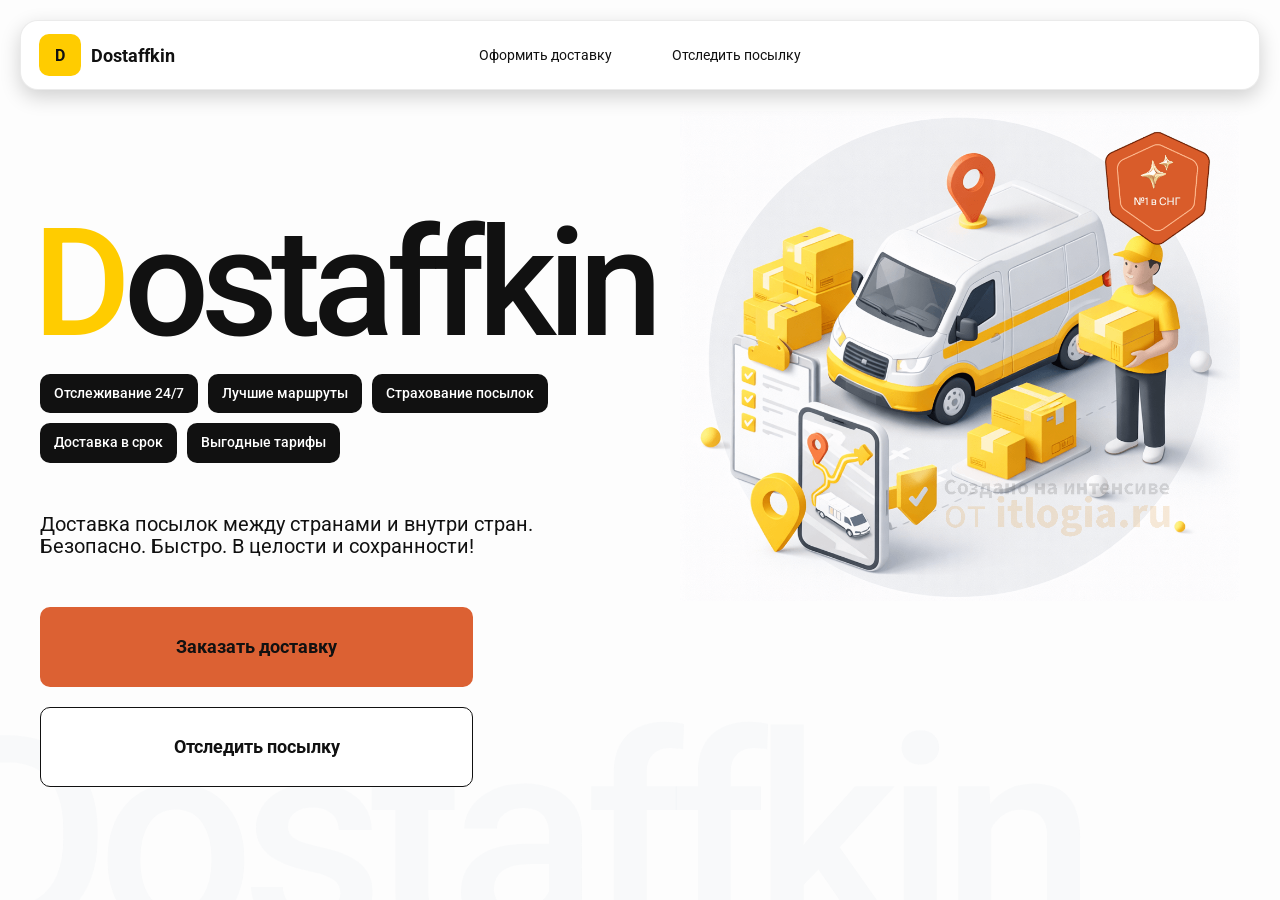
<file: index.html>
<!doctype html>
<html lang="ru">

<head>
    <meta charset="utf-8" />
    <meta name="viewport" content="width=device-width,initial-scale=1,maximum-scale=1,user-scalable=0" />
    <title>Dostaffkin — Доставка посылок между странами и внутри стран. Безопасно. Быстро. В целости и сохранности!
    </title>

    <link rel="stylesheet" href="styles.css/base.css" />
    <link rel="stylesheet" href="styles.css/base_adaptive.css" />
    <link rel="stylesheet" href="styles.css/index.css" />
    <link rel="stylesheet" href="styles.css/index_adaptive.css" />

</head>

<body>
    <div class="container">
        <header class="header">
            <a class="header-brand" href="#">
                <div class="header-logo">D</div>
                <div class="header-title">Dostaffkin</div>
            </a>
            <nav class="header-menu">
                <a class="header-link" href="order.html">Оформить <span>доставку</span></a>
                <a class="header-link" href="track.html">Отследить <span>посылку</span></a>
            </nav>
        </header>

        <main class="main">
            <section class="main-info">
                <div class="main-title">
                    <span>D</span>ostaffkin
                </div>
                <div class="main-features">
                    <div class="main-feature">Отслеживание 24/7</div>
                    <div class="main-feature">Лучшие маршруты</div>
                    <div class="main-feature">Страхование посылок</div>
                    <div class="main-feature">Доставка в срок</div>
                    <div class="main-feature">Выгодные тарифы</div>
                </div>
                <div class="main-description">
                    Доставка посылок между странами и внутри стран.
                    Безопасно. Быстро. В целости и сохранности!
                </div>
                <div class="main-actions">
                    <a class="button" type="button" href="./order.html">Заказать доставку</a>
                    <a class="button button-white" type="button" href="./track.html">Отследить посылку</a>
                </div>
            </section>
            <div class="main-title-ghost">Dostaffkin</div>
            <section class="main-image">
                <img src="images/main-image.png" alt="Main image" />
            </section>
        </main>
    </div>

</body>

</html>
</file>
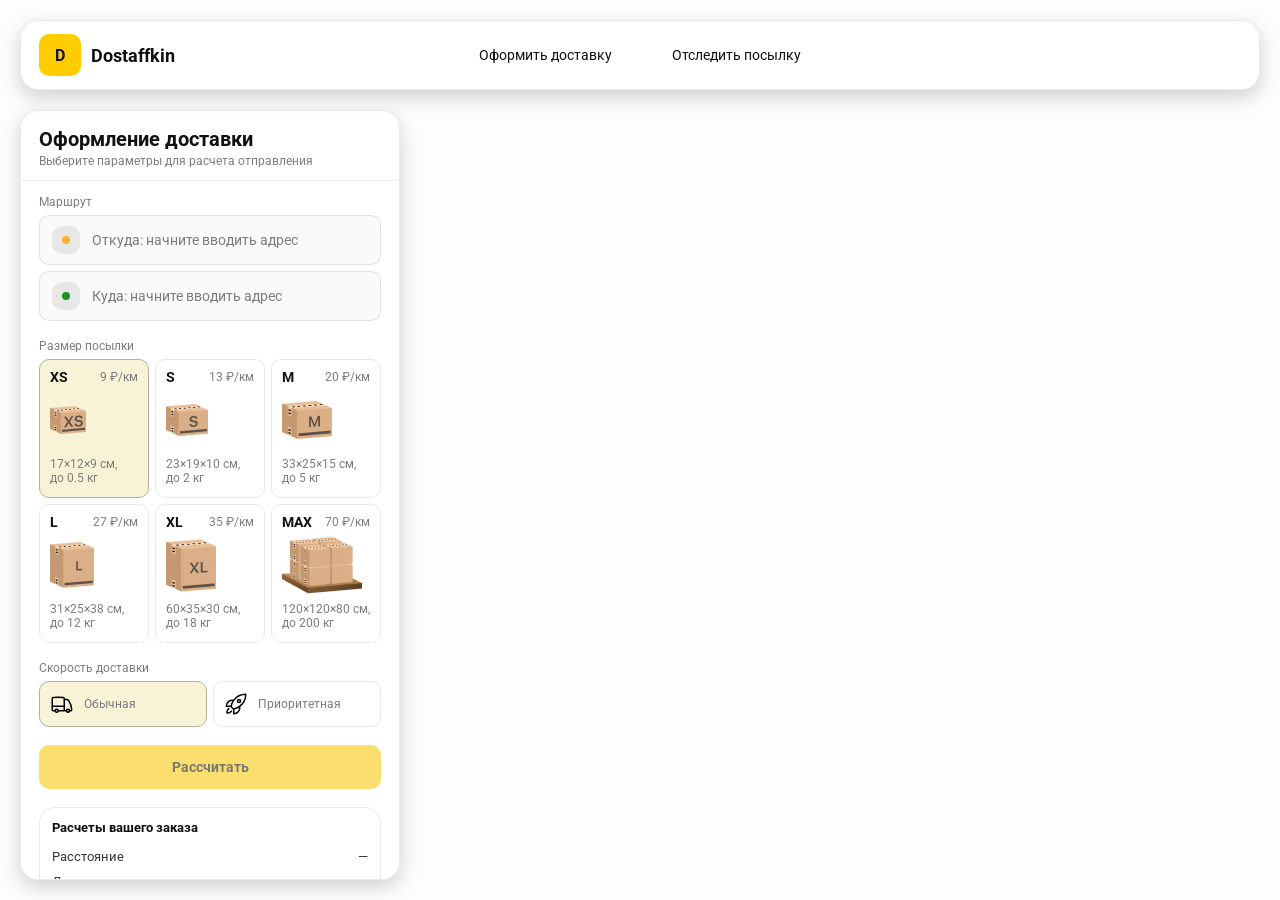
<file: order.html>
<!doctype html>
<html lang="ru">

<head>
    <meta charset="utf-8" />
    <meta name="viewport" content="width=device-width,initial-scale=1,maximum-scale=1,user-scalable=0" />
    <title>Оформление доставки</title>

    <link rel="stylesheet" href="styles.css/base.css" />
    <link rel="stylesheet" href="styles.css/base_adaptive.css" />

    <link rel="stylesheet" href="styles.css/order.css" />
    <link rel="stylesheet" href="styles.css/order_adaptive.css" />
    <script src="https://api-maps.yandex.ru/2.1/?lang=ru_RU&apikey=5b47eb82-e61d-455c-99a4-b764870c1f88&suggest_apikey=4bc0ade9-81ee-46d3-a307-cc3ef6f9c0af" type="text/javascript"></script>



</head>

<body>
    <div id="map"></div>

    <header class="header">
        <a class="header-brand" href="index.html">
            <div class="header-logo">D</div>
            <div class="header-title">Dostaffkin</div>
        </a>
        <nav class="header-menu">
            <a class="header-link" href="#">Оформить <span>доставку</span></a>
            <a class="header-link" href="track.html">Отследить <span>посылку</span></a>
        </nav>
    </header>

    <aside class="main" id="sidebar">
        <div class="main-header">
            <div class="main-title">Оформление доставки</div>
            <div class="main-text">Выберите параметры для расчета отправления</div>
        </div>
        <div class="main-content">
            <div class="main-route">
                <div class="main-block-title">Маршрут</div>
                <div class="main-fields">
                    <div class="main-field" id="fromField">
                        <div class="main-pin"></div>
                        <input id="from" placeholder="Откуда: начните вводить адрес" autocomplete="off" />
                        <div class="main-ac" id="fromAc" role="listbox" aria-label="Подсказки адресов"></div>
                    </div>

                    <div class="main-field" id="toField">
                        <div class="main-pin"></div>
                        <input id="to" placeholder="Куда: начните вводить адрес" autocomplete="off" />
                        <div class="main-ac" id="toAc" role="listbox" aria-label="Подсказки адресов"></div>
                    </div>
                </div>
            </div>
            <div class="main-package">
                <div class="main-block-title">Размер посылки</div>

                <div class="main-sizes">
                    <div class="main-size-card is-active" data-value="xs">
                        <div class="main-size-top">
                            <div class="main-size-label">XS</div>
                            <div class="main-size-rate">9 ₽/км</div>
                        </div>
                        <div class="main-size-media">
                            <img src="images/sizes/xs.png" alt="Короб XS" />
                        </div>
                        <div class="main-size-description">17×12×9 см,<br>до 0.5 кг</div>
                    </div>

                    <div class="main-size-card" data-value="s">
                        <div class="main-size-top">
                            <div class="main-size-label">S</div>
                            <div class="main-size-rate">13 ₽/км</div>
                        </div>
                        <div class="main-size-media">
                            <img src="images/sizes/s.png" alt="Короб S" />
                        </div>
                        <div class="main-size-description">23×19×10 см,<br>до 2 кг</div>
                    </div>

                    <div class="main-size-card" data-value="m">
                        <div class="main-size-top">
                            <div class="main-size-label">M</div>
                            <div class="main-size-rate">20 ₽/км</div>
                        </div>
                        <div class="main-size-media">
                            <img src="images/sizes/m.png" alt="Короб M" />
                        </div>
                        <div class="main-size-description">33×25×15 см,<br>до 5 кг</div>
                    </div>

                    <div class="main-size-card" data-value="l">
                        <div class="main-size-top">
                            <div class="main-size-label">L</div>
                            <div class="main-size-rate">27 ₽/км</div>
                        </div>
                        <div class="main-size-media">
                            <img src="images/sizes/l.png" alt="Короб L" />
                        </div>
                        <div class="main-size-description">31×25×38 см,<br>до 12 кг</div>
                    </div>

                    <div class="main-size-card" data-value="xl">
                        <div class="main-size-top">
                            <div class="main-size-label">XL</div>
                            <div class="main-size-rate">35 ₽/км</div>
                        </div>
                        <div class="main-size-media">
                            <img src="images/sizes/xl.png" alt="Короб XL" />
                        </div>
                        <div class="main-size-description">60×35×30 см,<br>до 18 кг</div>
                    </div>

                    <div class="main-size-card" data-value="max">
                        <div class="main-size-top">
                            <div class="main-size-label">MAX</div>
                            <div class="main-size-rate">70 ₽/км</div>
                        </div>
                        <div class="main-size-media main-size-media-palleta">
                            <img src="images/sizes/max.png" alt="Паллета" />
                        </div>
                        <div class="main-size-description">120×120×80 см,<br>до 200 кг</div>
                    </div>
                </div>
            </div>
            <div class="main-speed">
                <div class="main-block-title">Скорость доставки</div>

                <div class="main-speeds">
                    <div class="main-speed-card is-active" data-value="regular">
                        <img class="main-speed-media" src="images/icons/regular.svg" alt="Regular" />
                        <div class="main-speed-description">Обычная</div>
                    </div>
                    <div class="main-speed-card" data-value="fast">
                        <img class="main-speed-media" src="images/icons/fast.svg" alt="Fast" />
                        <div class="main-speed-description">Приоритетная</div>
                    </div>

                </div>
            </div>


            <div class="main-calculate-block">
                <button id="calc" class="button calculate-button" type="button" disabled>Рассчитать</button>
            </div>
            <div class="main-result" id="result">
                <div class="main-result-title">Расчеты вашего заказа</div>
                <div class="main-result-lines">
                    <div class="main-result-line"><span>Расстояние</span><span id="distanceValue">—</span></div>
                    <div class="main-result-line"><span>Доставим через</span><span id="durationValue">—</span></div>
                    <div class="main-result-line"><span>Тариф</span><span id="rateValue">—</span></div>
                </div>
                <div class="main-price">
                    <div class="main-price-label">Итого</div>
                    <div class="main-price-value" id="totalValue">—</div>
                </div>
            </div>


            <div class="main-order-box">
                <div class="main-order-form" id="orderForm">
                    <div class="main-order-title">Оформление доставки</div>
                    <div class="main-block-info-row">
                        <div class="main-block-title">Контакты</div>
                        <div class="order-fields">
                            <div class="main-field">
                                <input id="customerName" placeholder="Ваше имя" autocomplete="off" />
                            </div>
                            <div class="main-field">
                                <input id="customerPhone" placeholder="Ваш телефон" autocomplete="off"
                                    inputmode="tel" />
                            </div>
                        </div>
                    </div>
                    <div class="main-block-info-row extra-info">
                        <div class="main-block-title">Дополнительная информация</div>
                        <div class="main-field textarea">
                            <textarea id="comment" placeholder="Детали доставки и комментарии"></textarea>
                        </div>
                    </div>
                    <button id="submit" class="button main-submit-request" type="button" disabled>Отправить
                        заявку
                    </button>
                </div>
                <div class="main-order-success" id="orderSuccess">
                    <div class="main-success-icon">✓</div>
                    <div class="main-success-title">Заявка отправлена!</div>
                    <div class="main-success-title">Номер отправления – <span id="orderId"></span></div>
                    <div class="main-success-subtitle">Мы скоро свяжемся с вами</div>
                </div>
            </div>

        </div>

    </aside>
    <script src="scripts/order.js"></script>
</body>

</html>
</file>
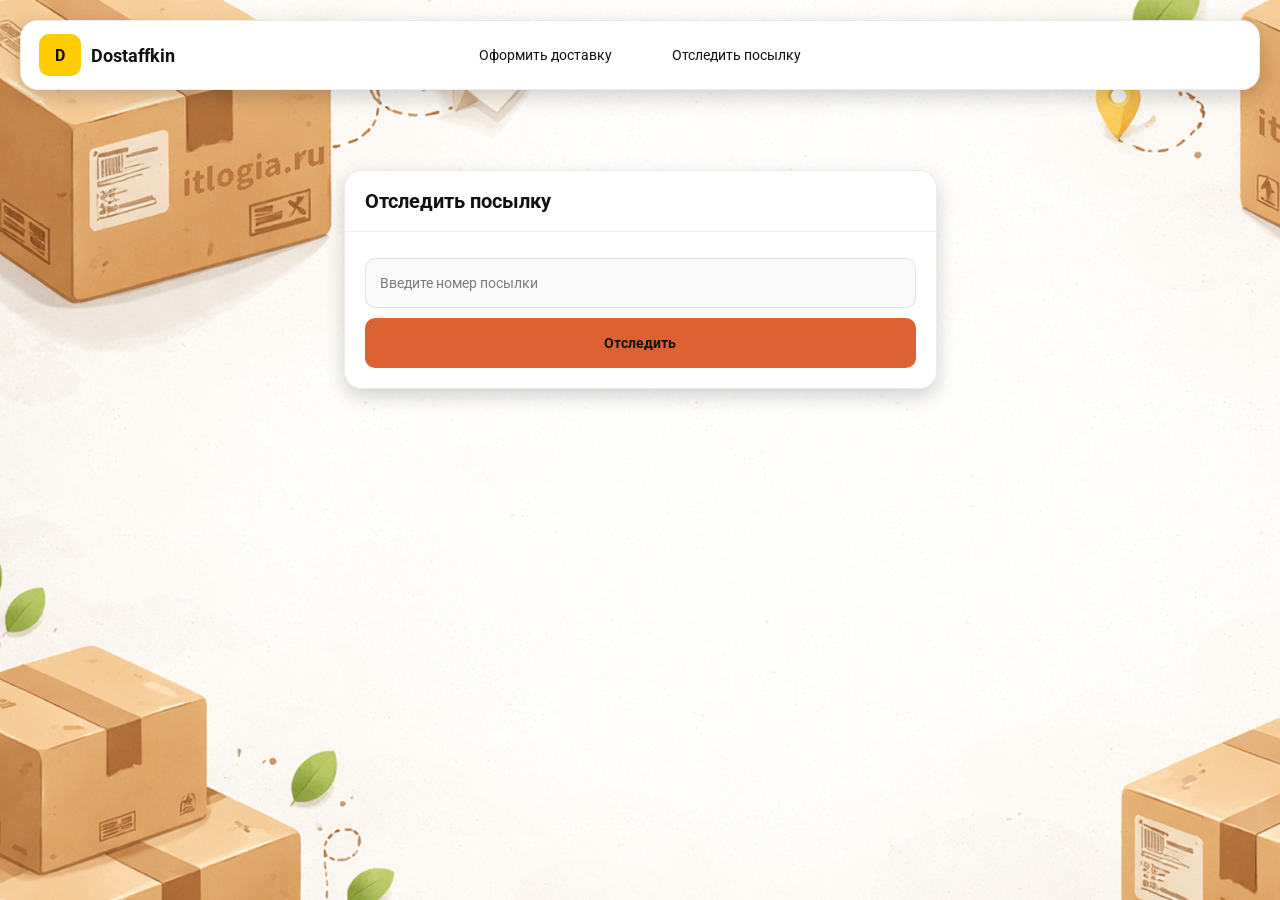
<file: track.html>
<!doctype html>
<html lang="ru">

<head>
    <meta charset="utf-8" />
    <meta name="viewport" content="width=device-width,initial-scale=1,maximum-scale=1,user-scalable=0" />
    <title>Отследить посылку</title>
    <link rel="stylesheet" href="styles.css/base.css" />
    <link rel="stylesheet" href="styles.css/base_adaptive.css" />

    <link rel="stylesheet" href="styles.css/track.css" />
    <link rel="stylesheet" href="styles.css/track_adaptive.css" />
</head>

<body>
    <div class="container">
        <header class="header">
            <a class="header-brand" href="index.html">
                <div class="header-logo">D</div>
                <div class="header-title">Dostaffkin</div>
            </a>
            <nav class="header-menu">
                <a class="header-link" href="order.html">Оформить <span>доставку</span></a>
                <a class="header-link" href="#">Отследить <span>посылку</span></a>
            </nav>
        </header>
        <main class="track-content">
            <section class="track-card track-search">
                <div class="track-title">Отследить посылку</div>
                <div class="track-action">
                    <div class="main-field track-field">
                        <input id="trackNumber" placeholder="Введите номер посылки" autocomplete="off" />
                    </div>
                    <button id="trackButton" class="button track-button" type="button">Отследить</button>
                </div>
            </section>



         <section class="track-card track-result" id="trackResult">
    <div class="track-result-header">
        <div class="track-id" id="trackIdValue"></div>
        <div class="track-routes">
            <div class="track-route">
                <div class="track-route-pin">
                    <svg xmlns="http://www.w3.org/2000/svg" fill="none" viewBox="0 0 24 24" stroke-width="1.5"
                         stroke="orange" class="size-6">
                        <path stroke-linecap="round" stroke-linejoin="round"
                              d="M15 10.5a3 3 0 1 1-6 0 3 3 0 0 1 6 0Z"/>
                        <path stroke-linecap="round" stroke-linejoin="round"
                              d="M19.5 10.5c0 7.142-7.5 11.25-7.5 11.25S4.5 17.642 4.5 10.5a7.5 7.5 0 1 1 15 0Z"/>
                    </svg>
                </div>
                <div class="track-route-address" id="trackFromValue">
                    Откуда: Москва, улица Арбат, 1
                </div>
            </div>
            <div class="track-route track-route-arrow">
                <svg xmlns="http://www.w3.org/2000/svg" fill="none" viewBox="0 0 24 24" stroke-width="1.5"
                     stroke="currentColor" class="size-6">
                    <path stroke-linecap="round" stroke-linejoin="round"
                          d="M19.5 13.5 12 21m0 0-7.5-7.5M12 21V3"/>
                </svg>
            </div>
            <div class="track-route">
                <div class="track-route-pin">
                    <svg xmlns="http://www.w3.org/2000/svg" fill="none" viewBox="0 0 24 24" stroke-width="1.5"
                         stroke="green" class="size-6">
                        <path stroke-linecap="round" stroke-linejoin="round"
                              d="M15 10.5a3 3 0 1 1-6 0 3 3 0 0 1 6 0Z"/>
                        <path stroke-linecap="round" stroke-linejoin="round"
                              d="M19.5 10.5c0 7.142-7.5 11.25-7.5 11.25S4.5 17.642 4.5 10.5a7.5 7.5 0 1 1 15 0Z"/>
                    </svg>
                </div>
                <div class="track-route-address" id="trackToValue">
                    Куда: Минск, проспект Независимости, 58
                </div>
            </div>
        </div>
    </div>
    <div class="track-info">
        <div class="track-status-title">Статус данной посылки:</div>
        <div class="track-status-list" id="trackStatusList">
<div class="track-status created">

                
           

        </div>
    </div>
</section>   




        </main>
    </div>
    <script src="scripts/track.js"></script>
</body>

</html>
</file>
<file: styles.css/base.css>
*,
*::before,
*::after {
    box-sizing: border-box;
}

@font-face {
    font-family: "Roboto";
    src: url("../fonts/Roboto-Regular.ttf");
    font-weight: normal;
}

@font-face {
    font-family: "Roboto";
    src: url("../fonts/Roboto-Bold.ttf");
    font-weight: bold;
}

@font-face {
    font-family: "Roboto";
    src: url("../fonts/Roboto-Medium.ttf");
    font-weight: 500;
}

html, body {
    margin: 0;
    color: #111111;
    font-family: "Roboto", sans-serif;
}

body {
    background: #FDFDFD;
}
.header {
    border-radius: 18px;
    box-shadow: 0 7px 20px 0 #0000002E;
    backdrop-filter: blur(10px);
    background: #ffffff;
    left: 20px;
    border: 1px solid rgba(0, 0, 0, 0.08);
    position: fixed;
    right: 20px;
    top: 20px;
    padding: 14px 18px;
    height: 70px;
    display: flex;
    align-items: center;
    z-index: 6;
}
.header-brand {
    display: flex;
    align-items: center;
    text-decoration: none;
    gap: 10px;
}

.header-logo {
    width: 42px;
    height: 42px;
    border-radius: 10px;
    background: #FFCC00;
    display: grid;
    place-items: center;
    font-weight: bold;
    color: #111;
}

.header-title {
    font-size: 18px;
    font-weight: bold;
    color: #111111;
    text-decoration: none;
}
.header-menu {
    display: flex;
    align-items: center;
    gap: 60px;
    margin: 0;
    position: absolute;
    left: 50%;
    transform: translateX(-50%);
}

.header-link {
    font-size: 14px;
    color: #111111;
    text-decoration: none;
}
.button {
    border: 0;
    outline: none;
    height: 44px;
    border-radius: 10px;
    font-size: 14px;
    font-weight: bold;
    cursor: pointer;
    font-family: inherit;
    transition: transform .08s ease, opacity .12s ease;
    background: #DC6133;
    color: #111111;
    text-align: center;
    text-decoration: none;
}

.button:hover {
    background-color: #E5BC19;
}

.button:disabled {
    cursor: not-allowed;
    background-color: #FADE6E;
    color: #787878;
    transform: none;
}

.button.button-white {
    background: #ffffff;
    border: 1px solid #111111;
}

.button.button-white:hover {
    background: rgb(241 241 241);
}
.main-field {
    display: flex;
    align-items: center;
    margin-top: 6px;
    gap: 10px;
    border: 1px solid #1111111A;
    background: #FAFAFA;
    border-radius: 10px;
    padding: 10px 12px;
    position: relative;
    box-sizing: border-box;
    height: 50px;
}

.main-field.textarea {
    height: auto;
}

.main-pin {
    width: 28px;
    height: 28px;
    border-radius: 10px;
    background: rgba(17, 17, 17, 0.08);
    display: grid;
    place-items: center;
    flex: 0 0 auto;
    position: relative;
}

.main-pin::before {
    content: "";
    width: 8px;
    height: 8px;
    border-radius: 999px;
    background: orange;
    opacity: .75;
    display: block;
}

.main-field:last-child .main-pin::before {
    background: green;
    opacity: .85;
}

input, textarea {
    width: 100%;
    border: 0;
    outline: none;
    background: transparent;
    font-size: 14px;
    color: #111111;
    font-family: inherit;
}

textarea {
    resize: vertical;
    min-height: 72px;
    padding: 2px 0;
}

input::placeholder, textarea::placeholder {
    color: #7C7C7C;
}

.main-field:focus-within {
    border-color: rgba(0, 0, 0, 0.20);
    box-shadow: 0 0 0 4px rgba(255, 204, 0, 0.35);
    background: rgba(255, 255, 255, 0.75);
}
</file>
<file: styles.css/base_adaptive.css>
@media (max-width: 767px) {
    .header {
        left: 10px;
        right: 10px;
        top: 10px;
    }

    .header-link span {
        display: none;
    }

    .header-menu {
        gap: 20px;
        justify-content: flex-start;
        margin: 0 0 0 30px;
        position: static;
        transform: none;
    }
}

@media (max-width: 420px) {
    .header-title {
        display: none;
    }
}

@media (max-width: 374px) {
    .header-menu {
        gap: 10px;
        margin: 0 0 0 10px;
    }
}
</file>
<file: styles.css/index.css>
.container {
    overflow: hidden;
    min-height: 100vh;
}
.main {
    padding: 111px 40px 40px;
    position: relative;
    display: flex;
}
.main-info {
    max-width: 840px;
    width: 100%;
    position: relative;
}
.main-title {
    margin-top: 98px;
    font-weight: 500;
    font-size: 200px;
    line-height: 1;
    letter-spacing: -0.05em;
    color: #111111;
    left: -15px;
    position: relative;
}

.main-title span {
    color: #ffcc00;
}
.main-features {
    margin-top: 15px;
    display: flex;
    flex-wrap: wrap;
    gap: 10px;
}

.main-feature {
    background: #111111;
    color: #ffffff;
    padding: 12px 14px;
    font-weight: 500;
    font-size: 14px;
    line-height: 1.1;
    border-radius: 10px;
}
.main-description {
    margin-top: 50px;
    max-width: 500px;
    font-size: 20px;
    line-height: 1.1;
    color: #111111;
}
.main-actions {
    margin-top: 50px;
    display: flex;
    flex-direction: column;
    gap: 20px;
}

.main-actions .button {
    height: 80px;
    width: 433px;
    font-size: 18px;
    font-weight: bold;
    place-items: center;
    display: grid;
}
.main-title-ghost {
    position: absolute;
    z-index: -1;
    left: -70px;
    bottom: -150px;
    font-weight: 500;
    font-size: 278px;
    line-height: 1;
    letter-spacing: -0.05em;
    color: #ECEDF04D;
}
.main-image {
    width: 1024px;
    top: 100px;
    z-index: -2;
}

.main-image img {
    width: 100%;
    max-width: 1024px;
    height: auto;
    display: block;
}
</file>
<file: styles.css/index_adaptive.css>
@media (max-width: 1760px) {
    .main-title {
        font-size: 150px;
        left: -7px;
    }

    .main-info {
        max-width: 640px;
    }
}
@media (max-width: 1200px) {
    .main-info {
        max-width: 540px;
    }

    .main {
        padding: 111px 20px 20px;
    }

    .main-title {
        font-size: 120px;
        left: -4px;
    }

    .main-title-ghost {
        font-size: 220px;
    }
}
@media (max-width: 1024px) {
    .main-title {
        margin-top: 30px;
    }

    .main {
        flex-direction: column-reverse;
    }

    .main-image {
        max-width: 350px;
        position: absolute;
        left: 370px;
        top: 370px;
    }

    .main-info {
        max-width: 100%;
    }

    .main-actions {
        gap: 10px;
    }

    .main-actions .button {
        height: 50px;
        font-size: 14px;
        width: auto;
        max-width: 300px;
    }

    .main-description {
        max-width: 350px;
    }
}
@media (max-width: 570px) {
    .main-title {
        font-size: 88px;
    }

    .main-description {
        max-width: 100%
    }

    .main-actions {
       width: 100%;
    }

    .main-actions .button {
        width: 100%;
        max-width: 100%
    }

    .main-image {
        max-width: 650px;
        position: absolute;
        left: 170px;
        top: 70px;
        opacity: 0.2;
    }
}
@media (max-width: 400px) {
    .main-title {
        font-size: 70px;
    }
}
</file>
<file: styles.css/order.css>
#map {
    position: fixed;
    inset: 0;
}
.main {
    border-radius: 18px;
    box-shadow: 0 7px 20px 0 #0000002E;
    backdrop-filter: blur(10px);
    background: rgba(255, 255, 255, 0.96);
    left: 20px;
    border: 1px solid rgba(0, 0, 0, 0.08);
    position: fixed;
    top: 110px;
    bottom: 20px;
    width: 380px;
    display: flex;
    flex-direction: column;
    overflow: hidden;
    z-index: 5;
}
.main-header {
    padding: 18px 18px 12px 18px;
    border-bottom: 1px solid rgba(0, 0, 0, 0.06);
    display: flex;
    flex-direction: column;
}

.main-title {
    font-size: 20px;
    line-height: 100%;
    font-weight: bold;
}

.main-text {
    font-size: 12px;
    margin-top: 5px;
    color: #7C7C7C;
}
.main-content {
    padding: 14px 18px 18px 18px;
    overflow: auto;
    scrollbar-width: none;
    display: flex;
    flex-direction: column;
    gap: 18px;
    flex: 1;
}
.main-block-title {
    font-size: 12px;
    color: #7C7C7C;
}

.main-route .main-block-title,
.main-package .main-block-title {
    margin-bottom: 6px;
}
.main-sizes {
    display: grid;
    gap: 6px;
    grid-template-columns: repeat(3, 1fr);
}

.main-size-card {
    border: 1px solid #E8E8E7;
    background: #FFFFFF;
    border-radius: 10px;
    padding: 10px;
    cursor: pointer;
    user-select: none;
    transition: transform .08s ease, border-color .12s ease, background .12s ease;
    min-height: 139px;
}

.main-size-card:hover {
    transform: translateY(-1px);
}

.main-size-card.is-active {
    background-color: #F8F2D6;
    border-color: #B7B196;
}

.main-size-top {
    display: flex;
    align-items: center;
    justify-content: space-between;
}

.main-size-label {
    font-weight: bold;
    font-size: 14px;
    color: #111111;
    line-height: 100%;
}

.main-size-rate {
    font-size: 12px;
    color: #7C7C7C;
    line-height: 100%;
}

.main-size-media {
    margin-top: 8px;
    height: 57px;
}

.main-size-description {
    margin-top: 8px;
    font-size: 12px;
    color: #7C7C7C;
    line-height: 1.2;
}

.calculate-button {
    width: 100%;
}
.main-result {
    border: 1px solid rgba(0, 0, 0, 0.08);
    background: rgba(255, 255, 255, 0.75);
    border-radius: 16px;
    padding: 12px;
    line-height: 1.25;
}

.main-result-title {
    font-weight: bold;
    font-size: 13px;
    color: #111111;
    margin-bottom: 13px;
}

.main-result-lines {
    gap: 8px;
    display: flex;
    flex-direction: column;
}

.main-result-line {
    font-size: 13px;
    color: rgba(17, 17, 17, 0.85);
    display: flex;
    justify-content: space-between;
}

.main-price {
    margin-top: 18px;
    padding-top: 10px;
    border-top: 1px dashed rgba(0, 0, 0, 0.12);
    display: flex;
    align-items: baseline;
    justify-content: space-between;
}

.main-price-label {
    font-size: 12px;
    color: rgba(17, 17, 17, 0.55);
}

.main-price-value {
    font-size: 20px;
    font-weight: bold;
    color: #111111;
    letter-spacing: -0.3px;
}
.main-order-box {
    background: #ffffff;
    border: 1px solid #E8E8E7;
    border-radius: 10px;
    padding: 12px;
}

.main-order-title {
    margin-bottom: 8px;
    font-weight: bold;
    font-size: 14px;
    color: #111111;
}

.main-block-info {
    display: flex;
    flex-direction: column;
    gap: 6px;
}

.order-fields {
    display: grid;
    grid-template-columns: 1fr 1fr;
    column-gap: 10px;
    margin-top: 6px;
}

.main-block-info-row.extra-info {
    display: block;
    margin-top: 13px;
}

.main-submit-request {
    width: 100%;
    margin-top: 6px;
}

.main-order-success {
    display: none;
    text-align: center;
    padding: 22px 12px;
    gap: 12px;
}

.main-order-success.is-visible {
    display: flex;
    flex-direction: column;
    align-items: center;
}

.main-success-icon {
    width: 56px;
    height: 56px;
    border-radius: 50%;
    background: #16a34a;
    color: #ffffff;
    display: grid;
    place-items: center;
    font-size: 30px;
}

.main-success-title {
    font-size: 14px;
    font-weight: bold;
    color: #111111;
}

.main-success-subtitle {
    font-size: 12px;
    color: rgba(17, 17, 17, 0.55);
    line-height: 1.3;
}
.main-speed .main-block-title {
    margin-bottom: 6px;
}

.main-speeds {
    display: grid;
    gap: 6px;
    grid-template-columns: repeat(2, 1fr);
}

.main-speed-card {
    border: 1px solid #E8E8E7;
    background: #FFFFFF;
    border-radius: 10px;
    padding: 10px;
    cursor: pointer;
    user-select: none;
    transition: transform .08s ease, border-color .12s ease, background .12s ease;
    display: flex;
    align-items: center;
    gap: 10px;
}

.main-speed-card:hover {
    transform: translateY(-1px);
}

.main-speed-card.is-active {
    background-color: #F8F2D6;
    border-color: #B7B196;
}

.main-speed-description {
    font-size: 12px;
    color: #7C7C7C;
    line-height: 1.2;
}
</file>
<file: styles.css/order_adaptive.css>
@media (max-width: 767px) {
    .main {
        left: 10px;
        right: 10px;
        top: 50%;
        bottom: 12px;
        width: auto;
        max-width: none;
    }
}

@media (max-width: 420px) {
    .main-sizes {
        grid-template-columns: repeat(2, 1fr);
    }
}
</file>
<file: styles.css/track.css>
.container {
    background: #F4F4F4 url("../images/track-bg.png");
    background-size: cover;
    min-height: 100vh;
    padding: 170px 0 50px 0;
}
.track-content {
    width: 593px;
    margin: 0 auto;
}
.track-card {
    width: 100%;
    border-radius: 18px;
    box-shadow: 0 7px 20px 0 #0000002E;
    backdrop-filter: blur(10px);
    background: rgba(255, 255, 255, 0.96);
    border: 1px solid rgba(0, 0, 0, 0.08);
}

.track-title {
    font-size: 20px;
    line-height: 100%;
    font-weight: bold;
    border-bottom: 1px solid #EEEEEE;
    padding: 20px;
}

.track-action {
    padding: 20px;
}

.track-button {
    width: 100%;
    height: 50px;
}

.track-field {
    margin-bottom: 10px;
}
.track-result {
    margin-top: 5px;
    display: none;
}

.track-result.is-visible {
    display: block;
}

.track-result-header {
    font-weight: bold;
    font-size: 14px;
    color: #111111;
    padding: 20px;
    border-bottom: 1px solid #EEEEEE;
}

.track-id {
    margin-bottom: 12px;
    font-size: 20px;
}

.track-routes {
    display: flex;
    flex-direction: column;
    gap: 10px;
    font-weight: normal;
}

.track-route {
    display: flex;
    align-items: center;
    gap: 10px;
}

.track-route-pin {
    width: 24px;
    height: 24px;
    flex-shrink: 0;
}

.track-route-arrow {
    padding: 15px 0;
    width: 24px;
    height: 24px;
}

.track-info {
    padding: 20px;
}

.track-status {
    display: flex;
    align-items: center;
    font-size: 12px;
    gap: 10px;
}

.track-status-title {
    font-size: 14px;
    color: #111111;
    margin-bottom: 20px;
}

.track-status-list {
    display: flex;
    flex-direction: column;
    gap: 15px;
}

.track-status-icon {
    width: 40px;
    height: 40px;
    border-radius: 50%;
    background: rgba(17, 17, 17, 0.08);
    display: grid;
    place-items: center;
    flex: 0 0 auto;
}

.track-status.created .track-status-icon {
    background-color: #F1CB00;
}

.track-status.in-way .track-status-icon {
    background-color: #F08A11;
}

.track-status.ready .track-status-icon {
    background-color: #A35D0A;
}

.track-status.done .track-status-icon {
    background-color: #37C93B;
}

.track-status-text {
    display: flex;
    align-items: center;
    justify-content: space-between;
    color: #111111;
    font-size: 12px;
    flex: 1;
}

.track-status-date {
    color: rgba(17, 17, 17, 0.55);
}
</file>
<file: styles.css/track_adaptive.css>
@media (max-width: 767px) {
    .container {
        padding: 130px 0 50px 0;
    }

    .track-content {
        width: 100%;
        padding-left: 10px;
        padding-right: 10px;
    }

    .track-result-header {
        padding: 20px;
    }
}
</file>
